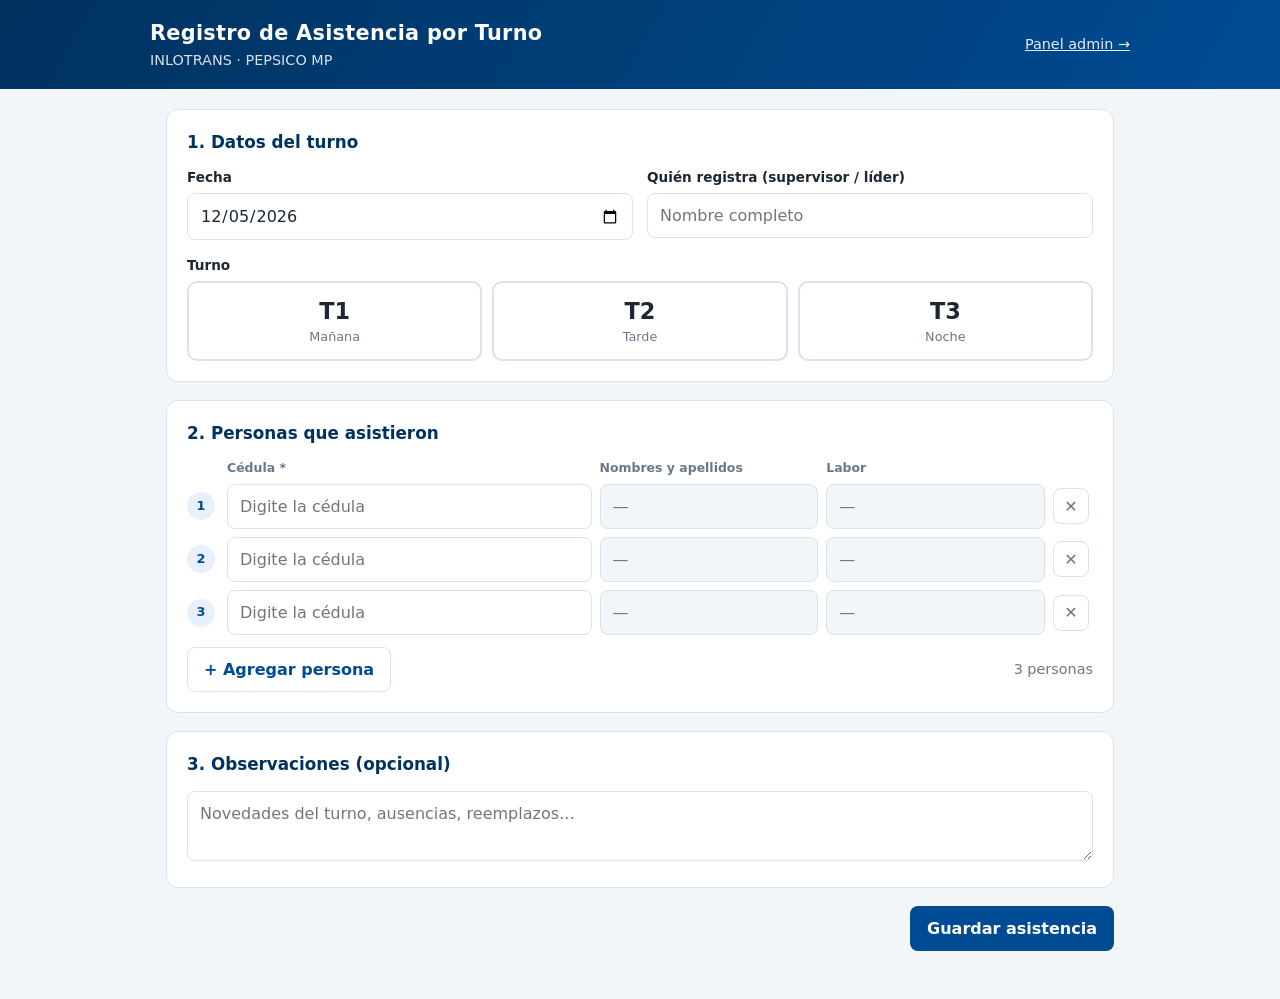
<file: index.html>
<!doctype html>
<html lang="es">
<head>
  <meta charset="utf-8" />
  <meta name="viewport" content="width=device-width, initial-scale=1" />
  <title>Registro de Asistencia · INLOTRANS PEPSICO MP</title>
  <link rel="stylesheet" href="styles.css" />
</head>
<body>
  <header class="top">
    <div class="wrap">
      <div>
        <h1>Registro de Asistencia por Turno</h1>
        <p>INLOTRANS · PEPSICO MP</p>
      </div>
      <a href="admin.html">Panel admin →</a>
    </div>
  </header>

  <main class="wrap">
    <div id="msg" class="alert hidden"></div>

    <form id="form" novalidate>
      <section class="card">
        <h2>1. Datos del turno</h2>
        <div class="grid">
          <div>
            <label for="fecha">Fecha</label>
            <input type="date" id="fecha" required />
          </div>
          <div>
            <label for="responsable">Quién registra (supervisor / líder)</label>
            <input type="text" id="responsable" placeholder="Nombre completo" required />
          </div>
        </div>

        <label style="margin-top:16px">Turno</label>
        <div class="turnos" role="radiogroup">
          <input type="radio" name="turno" id="t1" value="T1" required />
          <label for="t1"><b>T1</b><span>Mañana</span></label>
          <input type="radio" name="turno" id="t2" value="T2" />
          <label for="t2"><b>T2</b><span>Tarde</span></label>
          <input type="radio" name="turno" id="t3" value="T3" />
          <label for="t3"><b>T3</b><span>Noche</span></label>
        </div>
      </section>

      <section class="card">
        <h2>2. Personas que asistieron</h2>
        <div class="persona persona-head">
          <span></span><span>Cédula *</span><span>Nombres y apellidos</span><span>Labor</span><span></span>
        </div>
        <div id="personas"></div>
        <div class="actions" style="margin-top:12px">
          <button type="button" class="btn-light" id="agregar">+ Agregar persona</button>
          <span class="contador" id="contador">0 personas</span>
        </div>
      </section>

      <section class="card">
        <h2>3. Observaciones (opcional)</h2>
        <textarea id="observaciones" placeholder="Novedades del turno, ausencias, reemplazos…"></textarea>
      </section>

      <div class="actions">
        <span></span>
        <button type="submit" class="btn-primary" id="enviar">Guardar asistencia</button>
      </div>
    </form>
  </main>

  <template id="tplPersona">
    <div class="persona">
      <span class="num"></span>
      <input type="text" class="doc" placeholder="Digite la cédula" inputmode="numeric" list="cedulas" autocomplete="off" />
      <input type="text" class="nombre" placeholder="—" readonly tabindex="-1" />
      <input type="text" class="cargo" placeholder="—" readonly tabindex="-1" />
      <button type="button" class="btn-icon quitar" title="Quitar">✕</button>
    </div>
  </template>
  <datalist id="cedulas"></datalist>

  <script src="config.js"></script>
  <script src="personal.js"></script>
  <script src="storage.js"></script>
  <script>
    const $ = (s) => document.querySelector(s);
    const lista = $("#personas");
    const tpl = $("#tplPersona");

    function hoy() {
      const d = new Date();
      d.setMinutes(d.getMinutes() - d.getTimezoneOffset());
      return d.toISOString().slice(0, 10);
    }

    function renumerar() {
      const filas = lista.querySelectorAll(".persona");
      filas.forEach((f, i) => (f.querySelector(".num").textContent = i + 1));
      $("#contador").textContent = filas.length + (filas.length === 1 ? " persona" : " personas");
    }

    function agregarPersona(focus) {
      const fila = tpl.content.firstElementChild.cloneNode(true);
      fila.querySelector(".quitar").onclick = () => {
        if (lista.children.length > 1) fila.remove();
        else fila.querySelectorAll("input").forEach((i) => (i.value = ""));
        renumerar();
      };
      const doc = fila.querySelector(".doc");
      const completar = () => {
        const p = buscarPersona(doc.value);
        const vacio = !doc.value.trim();
        fila.querySelector(".nombre").value = p ? p.nombre : vacio ? "" : "No está en la lista del personal";
        fila.querySelector(".cargo").value = p ? p.cargo : "";
        fila.classList.toggle("ok", !!p);
        fila.classList.toggle("noexiste", !p && !vacio);
        return p;
      };
      doc.addEventListener("input", completar);
      // Enter en la cédula pasa a una nueva fila
      doc.addEventListener("keydown", (e) => {
        if (e.key !== "Enter") return;
        e.preventDefault();
        if (!completar()) return;
        const sig = fila.nextElementSibling;
        if (sig) sig.querySelector(".doc").focus();
        else agregarPersona(true);
      });
      lista.appendChild(fila);
      renumerar();
      if (focus) doc.focus();
    }

    function mostrar(tipo, texto) {
      const m = $("#msg");
      m.className = "alert " + tipo;
      m.textContent = texto;
      m.scrollIntoView({ behavior: "smooth", block: "center" });
    }

    function reiniciar() {
      lista.innerHTML = "";
      for (let i = 0; i < 3; i++) agregarPersona(false);
      $("#observaciones").value = "";
      document.querySelectorAll('input[name="turno"]').forEach((r) => (r.checked = false));
    }

    $("#agregar").onclick = () => agregarPersona(true);

    $("#form").addEventListener("submit", async (e) => {
      e.preventDefault();
      const fecha = $("#fecha").value;
      const responsable = $("#responsable").value.trim();
      const turnoEl = document.querySelector('input[name="turno"]:checked');

      if (!fecha) return mostrar("err", "Selecciona la fecha.");
      if (!responsable) return mostrar("err", "Escribe quién registra.");
      if (!turnoEl) return mostrar("err", "Selecciona el turno (T1, T2 o T3).");

      const personas = [];
      const vistos = new Set();
      for (const f of lista.querySelectorAll(".persona")) {
        const valor = f.querySelector(".doc").value.trim();
        if (!valor) continue; // fila vacía
        const p = buscarPersona(valor);
        if (!p)
          return mostrar("err", "La cédula " + valor + " (fila " + f.querySelector(".num").textContent + ") no está en la lista del personal.");
        if (vistos.has(p.documento))
          return mostrar("err", p.nombre + " está repetido(a).");
        vistos.add(p.documento);
        personas.push(p);
      }
      if (!personas.length) return mostrar("err", "Agrega al menos una persona.");

      const registro = {
        id: Date.now().toString(36) + Math.random().toString(36).slice(2, 7),
        fecha,
        turno: turnoEl.value,
        responsable,
        observaciones: $("#observaciones").value.trim(),
        personas,
        creado: new Date().toISOString(),
      };

      const btn = $("#enviar");
      btn.disabled = true;
      btn.textContent = "Guardando…";
      try {
        await Store.save(registro);
        localStorage.setItem("inlotrans_responsable", responsable);
        mostrar("ok", `✔ Asistencia guardada: ${personas.length} persona(s) en ${registro.turno} del ${fecha}.`);
        reiniciar();
      } catch (err) {
        mostrar("err", "No se pudo guardar: " + err.message + ". Revisa tu conexión e intenta de nuevo.");
      } finally {
        btn.disabled = false;
        btn.textContent = "Guardar asistencia";
      }
    });

    // Inicio
    $("#cedulas").innerHTML = PERSONAL.map((p) => `<option value="${p[0]}">${p[1]} · ${p[2]}</option>`).join("");
    $("#fecha").value = hoy();
    $("#responsable").value = localStorage.getItem("inlotrans_responsable") || "";
    reiniciar();
  </script>
</body>
</html>
</file>
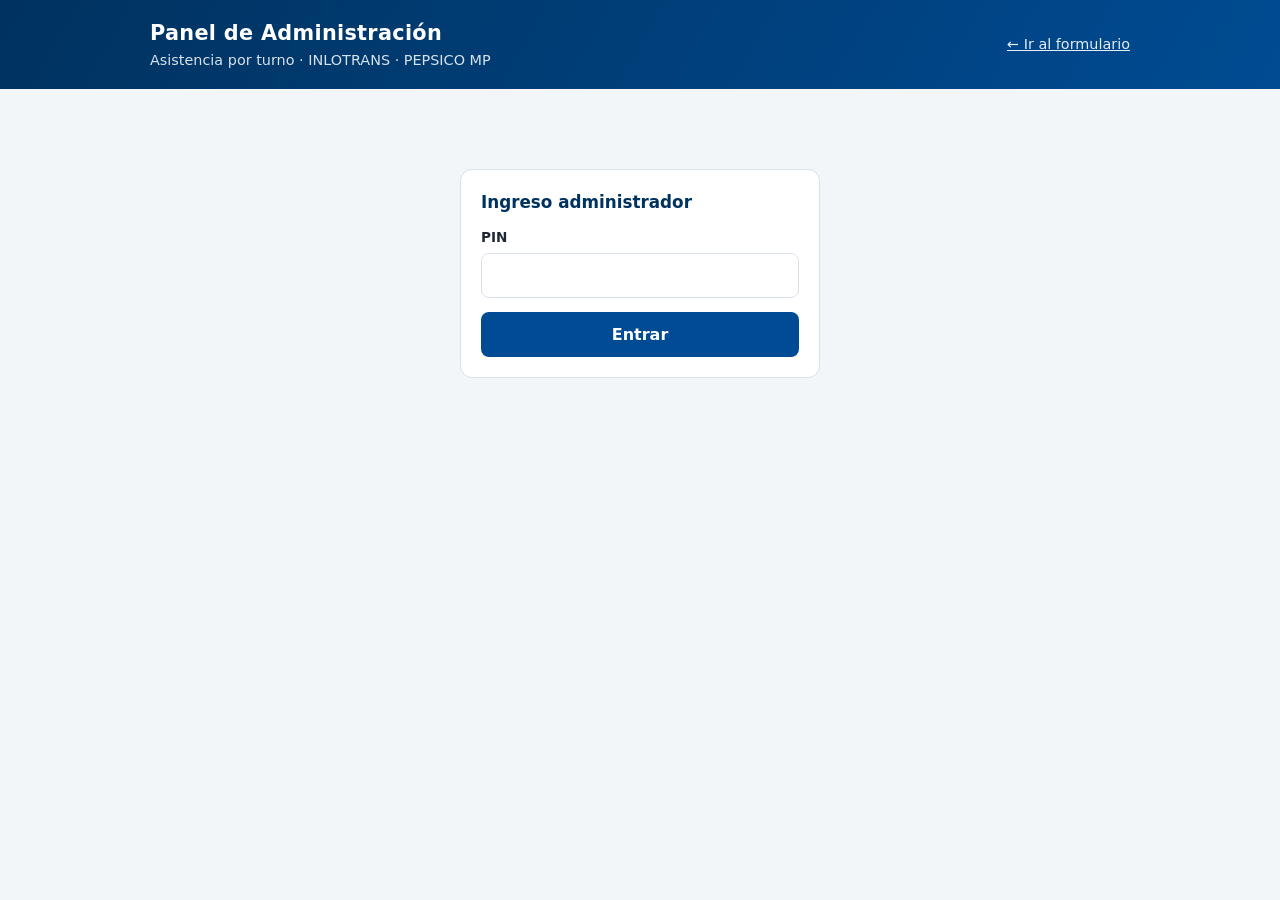
<file: admin.html>
<!doctype html>
<html lang="es">
<head>
  <meta charset="utf-8" />
  <meta name="viewport" content="width=device-width, initial-scale=1" />
  <title>Panel Admin · Asistencia INLOTRANS PEPSICO MP</title>
  <link rel="stylesheet" href="styles.css" />
</head>
<body>
  <header class="top">
    <div class="wrap">
      <div>
        <h1>Panel de Administración</h1>
        <p>Asistencia por turno · INLOTRANS · PEPSICO MP</p>
      </div>
      <a href="index.html">← Ir al formulario</a>
    </div>
  </header>

  <!-- Login -->
  <main class="wrap" id="vistaLogin">
    <form class="card login" id="loginForm">
      <h2>Ingreso administrador</h2>
      <label for="pin">PIN</label>
      <input type="password" id="pin" autocomplete="current-password" required />
      <div id="loginErr" class="alert err hidden" style="margin:12px 0 0">PIN incorrecto.</div>
      <button class="btn-primary" style="width:100%;margin-top:14px">Entrar</button>
    </form>
  </main>

  <!-- Panel -->
  <main class="wrap hidden" id="vistaPanel">
    <div id="msg" class="alert hidden"></div>

    <div class="stats">
      <div class="stat"><small>Personas (filtro)</small><div id="sTotal">0</div></div>
      <div class="stat t1"><small>Turno T1</small><div id="sT1">0</div></div>
      <div class="stat t2"><small>Turno T2</small><div id="sT2">0</div></div>
      <div class="stat t3"><small>Turno T3</small><div id="sT3">0</div></div>
    </div>

    <section class="card">
      <div class="filtros">
        <div><label for="fDesde">Desde</label><input type="date" id="fDesde" /></div>
        <div><label for="fHasta">Hasta</label><input type="date" id="fHasta" /></div>
        <div>
          <label for="fTurno">Turno</label>
          <select id="fTurno">
            <option value="">Todos</option>
            <option value="T1">T1 · Mañana</option>
            <option value="T2">T2 · Tarde</option>
            <option value="T3">T3 · Noche</option>
          </select>
        </div>
        <div><label for="fBuscar">Buscar</label><input type="search" id="fBuscar" placeholder="Nombre, cédula, labor…" /></div>
      </div>
      <div class="actions" style="margin-top:14px">
        <div style="display:flex;gap:8px;flex-wrap:wrap">
          <button class="btn-light" id="bHoy">Hoy</button>
          <button class="btn-light" id="bSemana">Últimos 7 días</button>
          <button class="btn-light" id="bTodo">Todo</button>
        </div>
        <div style="display:flex;gap:8px;flex-wrap:wrap">
          <button class="btn-light" id="bRefrescar">↻ Actualizar</button>
          <button class="btn-primary" id="bExportar">Descargar Excel (CSV)</button>
        </div>
      </div>
    </section>

    <section class="card">
      <h2>Copia de seguridad</h2>
      <p class="contador" style="margin:0 0 12px">
        Los registros se guardan en este aplicativo, en este equipo. Descarga una copia de seguridad con frecuencia,
        y úsala para pasar los registros a otro equipo.
      </p>
      <div style="display:flex;gap:8px;flex-wrap:wrap">
        <button class="btn-light" id="bBackup">⬇ Descargar copia de seguridad</button>
        <button class="btn-light" id="bRestaurar">⬆ Cargar copia de seguridad</button>
        <input type="file" id="fileRestaurar" accept=".json,application/json" class="hidden" />
      </div>
    </section>

    <section class="card">
      <h2 id="tituloTabla">Personas registradas</h2>
      <div class="tabla-wrap">
        <table>
          <thead>
            <tr>
              <th>Fecha</th><th>Turno</th><th>Nombre</th><th>Cédula</th><th>Labor</th>
              <th>Registró</th><th>Observaciones</th><th></th>
            </tr>
          </thead>
          <tbody id="tbody"></tbody>
        </table>
      </div>
      <div id="vacio" class="vacio hidden">No hay registros con estos filtros.</div>
    </section>
  </main>

  <script src="config.js"></script>
  <script src="storage.js"></script>
  <script>
    const $ = (s) => document.querySelector(s);
    let registros = [];
    let filasActuales = [];

    const esc = (s) => String(s ?? "").replace(/[&<>"']/g, (c) => ({ "&": "&amp;", "<": "&lt;", ">": "&gt;", '"': "&quot;", "'": "&#39;" }[c]));

    function fechaLocal(offsetDias = 0) {
      const d = new Date();
      d.setDate(d.getDate() + offsetDias);
      d.setMinutes(d.getMinutes() - d.getTimezoneOffset());
      return d.toISOString().slice(0, 10);
    }

    function mostrar(tipo, texto) {
      const m = $("#msg");
      m.className = "alert " + tipo;
      m.textContent = texto;
    }

    // ---- Login ----
    function entrar() {
      $("#vistaLogin").classList.add("hidden");
      $("#vistaPanel").classList.remove("hidden");
      $("#fDesde").value = fechaLocal(0);
      $("#fHasta").value = fechaLocal(0);
      cargar();
    }
    $("#loginForm").addEventListener("submit", (e) => {
      e.preventDefault();
      if ($("#pin").value === String(CONFIG.ADMIN_PIN)) {
        sessionStorage.setItem("inlotrans_admin", "1");
        entrar();
      } else {
        $("#loginErr").classList.remove("hidden");
      }
    });
    if (sessionStorage.getItem("inlotrans_admin") === "1") entrar();

    // ---- Datos ----
    async function cargar() {
      $("#bRefrescar").disabled = true;
      $("#bRefrescar").textContent = "Cargando…";
      try {
        registros = await Store.list();
        $("#msg").classList.add("hidden");
      } catch (err) {
        mostrar("err", "No se pudieron cargar los datos: " + err.message);
      } finally {
        $("#bRefrescar").disabled = false;
        $("#bRefrescar").textContent = "↻ Actualizar";
      }
      render();
    }

    function filtrar() {
      const desde = $("#fDesde").value;
      const hasta = $("#fHasta").value;
      const turno = $("#fTurno").value;
      const q = $("#fBuscar").value.trim().toLowerCase();
      const filas = [];
      for (const r of registros) {
        if (desde && r.fecha < desde) continue;
        if (hasta && r.fecha > hasta) continue;
        if (turno && r.turno !== turno) continue;
        for (const p of r.personas) {
          const texto = [p.nombre, p.documento, p.cargo, r.responsable].join(" ").toLowerCase();
          if (q && !texto.includes(q)) continue;
          filas.push({ ...p, fecha: r.fecha, turno: r.turno, responsable: r.responsable, observaciones: r.observaciones, id: r.id });
        }
      }
      const orden = { T1: 1, T2: 2, T3: 3 };
      filas.sort((a, b) => b.fecha.localeCompare(a.fecha) || orden[a.turno] - orden[b.turno] || a.nombre.localeCompare(b.nombre));
      return filas;
    }

    function render() {
      const filas = filtrar();
      filasActuales = filas;
      const cuenta = { T1: 0, T2: 0, T3: 0 };
      filas.forEach((f) => cuenta[f.turno] !== undefined && cuenta[f.turno]++);
      $("#sTotal").textContent = filas.length;
      $("#sT1").textContent = cuenta.T1;
      $("#sT2").textContent = cuenta.T2;
      $("#sT3").textContent = cuenta.T3;

      const vistosId = new Set();
      $("#tbody").innerHTML = filas.map((f) => {
        // El botón eliminar aparece una vez por registro (en su primera fila)
        const primera = !vistosId.has(f.id);
        vistosId.add(f.id);
        return `<tr>
          <td>${esc(f.fecha)}</td>
          <td><span class="badge ${esc(f.turno)}">${esc(f.turno)}</span></td>
          <td>${esc(f.nombre)}</td>
          <td>${esc(f.documento)}</td>
          <td>${esc(f.cargo)}</td>
          <td>${esc(f.responsable)}</td>
          <td>${esc(f.observaciones)}</td>
          <td>${primera ? `<button class="btn-danger" data-id="${esc(f.id)}" title="Eliminar todo este registro">Eliminar</button>` : ""}</td>
        </tr>`;
      }).join("");
      $("#vacio").classList.toggle("hidden", filas.length > 0);
    }

    $("#tbody").addEventListener("click", async (e) => {
      const btn = e.target.closest("button[data-id]");
      if (!btn) return;
      const reg = registros.find((r) => r.id === btn.dataset.id);
      if (!reg) return;
      if (!confirm(`¿Eliminar el registro de ${reg.turno} del ${reg.fecha} hecho por ${reg.responsable}? (${reg.personas.length} persona(s))`)) return;
      btn.disabled = true;
      try {
        await Store.remove(reg.id);
        await cargar();
        mostrar("ok", "Registro eliminado.");
      } catch (err) {
        mostrar("err", "No se pudo eliminar: " + err.message);
        btn.disabled = false;
      }
    });

    ["#fDesde", "#fHasta", "#fTurno"].forEach((s) => $(s).addEventListener("change", render));
    $("#fBuscar").addEventListener("input", render);
    $("#bRefrescar").onclick = cargar;
    $("#bHoy").onclick = () => { $("#fDesde").value = $("#fHasta").value = fechaLocal(0); render(); };
    $("#bSemana").onclick = () => { $("#fDesde").value = fechaLocal(-6); $("#fHasta").value = fechaLocal(0); render(); };
    $("#bTodo").onclick = () => { $("#fDesde").value = $("#fHasta").value = ""; render(); };

    $("#bBackup").onclick = async () => {
      const data = await Store.list();
      const blob = new Blob([JSON.stringify({ app: "inlotrans-asistencia", generado: new Date().toISOString(), registros: data }, null, 1)], { type: "application/json" });
      const a = document.createElement("a");
      a.href = URL.createObjectURL(blob);
      a.download = `respaldo_asistencia_inlotrans_${fechaLocal(0)}.json`;
      a.click();
      URL.revokeObjectURL(a.href);
    };
    $("#bRestaurar").onclick = () => $("#fileRestaurar").click();
    $("#fileRestaurar").onchange = async (e) => {
      const file = e.target.files[0];
      e.target.value = "";
      if (!file) return;
      try {
        const json = JSON.parse(await file.text());
        const lista = Array.isArray(json) ? json : json.registros;
        if (!Array.isArray(lista)) throw new Error("archivo no válido");
        const nuevos = await Store.importar(lista);
        await cargar();
        mostrar("ok", `Copia cargada: ${nuevos} registro(s) nuevo(s) agregado(s).`);
      } catch (err) {
        mostrar("err", "No se pudo cargar la copia: " + err.message);
      }
    };

    $("#bExportar").onclick = () => {
      const cab = ["Fecha", "Turno", "Nombre", "Cedula", "Labor", "Registro", "Observaciones"];
      const csvEsc = (v) => `"${String(v ?? "").replace(/"/g, '""')}"`;
      const lineas = [cab.join(";")].concat(
        filasActuales.map((f) => [f.fecha, f.turno, f.nombre, f.documento, f.cargo, f.responsable, f.observaciones].map(csvEsc).join(";"))
      );
      const blob = new Blob(["﻿" + lineas.join("\r\n")], { type: "text/csv;charset=utf-8" });
      const a = document.createElement("a");
      a.href = URL.createObjectURL(blob);
      a.download = `asistencia_inlotrans_${$("#fDesde").value || "inicio"}_${$("#fHasta").value || "hoy"}.csv`;
      a.click();
      URL.revokeObjectURL(a.href);
    };
  </script>
</body>
</html>
</file>
<file: styles.css>
:root {
  --azul: #004b93;
  --azul-osc: #00325f;
  --azul-claro: #e8f1fb;
  --rojo: #d6202f;
  --verde: #1b8a4b;
  --texto: #1d2733;
  --gris: #6b7785;
  --borde: #d9e1ea;
  --fondo: #f3f6f9;
  --blanco: #ffffff;
  --t1: #f2a900;
  --t2: #0a7cd1;
  --t3: #4b3c9e;
}

* { box-sizing: border-box; }

body {
  margin: 0;
  font-family: "Segoe UI", system-ui, -apple-system, Roboto, Arial, sans-serif;
  background: var(--fondo);
  color: var(--texto);
  line-height: 1.45;
}

header.top {
  background: linear-gradient(120deg, var(--azul-osc), var(--azul));
  color: var(--blanco);
  padding: 18px 16px;
}
header.top .wrap { display: flex; align-items: center; justify-content: space-between; gap: 12px; flex-wrap: wrap; }
header.top h1 { margin: 0; font-size: 1.3rem; letter-spacing: .3px; }
header.top p { margin: 2px 0 0; opacity: .85; font-size: .9rem; }
header.top a { color: var(--blanco); font-size: .9rem; opacity: .9; }

.wrap { max-width: 980px; margin: 0 auto; }
main.wrap { padding: 20px 16px 48px; }

.card {
  background: var(--blanco);
  border: 1px solid var(--borde);
  border-radius: 12px;
  padding: 20px;
  margin-bottom: 18px;
}
.card h2 { margin: 0 0 14px; font-size: 1.05rem; color: var(--azul-osc); }

.grid { display: grid; gap: 14px; grid-template-columns: repeat(auto-fit, minmax(200px, 1fr)); }

label { display: block; font-size: .85rem; font-weight: 600; margin-bottom: 5px; }
input, select, textarea {
  width: 100%;
  padding: 10px 12px;
  border: 1px solid var(--borde);
  border-radius: 8px;
  font: inherit;
  background: var(--blanco);
  color: var(--texto);
}
input:focus, select:focus, textarea:focus { outline: 2px solid var(--azul); outline-offset: 0; border-color: var(--azul); }
textarea { min-height: 70px; resize: vertical; }

/* Selector de turno */
.turnos { display: grid; grid-template-columns: repeat(3, 1fr); gap: 10px; }
.turnos input { position: absolute; opacity: 0; width: 1px; height: 1px; }
.turnos label {
  margin: 0;
  border: 2px solid var(--borde);
  border-radius: 10px;
  padding: 12px 8px;
  text-align: center;
  cursor: pointer;
  font-weight: 600;
  transition: all .15s;
}
.turnos label b { display: block; font-size: 1.4rem; }
.turnos label span { font-size: .8rem; color: var(--gris); font-weight: 500; }
.turnos input:checked + label { border-color: var(--azul); background: var(--azul-claro); }
.turnos input:focus-visible + label { outline: 2px solid var(--azul); }

/* Lista de personas */
.persona {
  display: grid;
  grid-template-columns: 32px 2fr 1.2fr 1.2fr 40px;
  gap: 8px;
  align-items: center;
  margin-bottom: 8px;
}
.persona .num {
  width: 28px; height: 28px; border-radius: 50%;
  background: var(--azul-claro); color: var(--azul);
  display: grid; place-items: center; font-size: .8rem; font-weight: 700;
}
.persona input[readonly] { background: var(--fondo); color: var(--texto); }
.persona.ok input[readonly] { background: #e7f6ee; border-color: #bfe5cf; font-weight: 600; }
.persona.noexiste .nombre { background: #fdeef0; border-color: #f1c4c8; color: var(--rojo); }
.persona-head { font-size: .78rem; color: var(--gris); font-weight: 600; margin-bottom: 6px; }

button {
  font: inherit;
  cursor: pointer;
  border-radius: 8px;
  border: 1px solid transparent;
  padding: 10px 16px;
  font-weight: 600;
}
.btn-primary { background: var(--azul); color: var(--blanco); }
.btn-primary:hover { background: var(--azul-osc); }
.btn-primary:disabled { opacity: .6; cursor: wait; }
.btn-light { background: var(--blanco); border-color: var(--borde); color: var(--azul); }
.btn-light:hover { background: var(--azul-claro); }
.btn-icon {
  width: 36px; height: 36px; padding: 0;
  background: transparent; color: var(--gris); border-color: var(--borde);
}
.btn-icon:hover { color: var(--rojo); border-color: var(--rojo); }
.btn-danger { background: transparent; color: var(--rojo); border-color: #f1c4c8; padding: 6px 10px; font-size: .85rem; }
.btn-danger:hover { background: #fdeef0; }

.actions { display: flex; gap: 10px; justify-content: space-between; flex-wrap: wrap; align-items: center; }
.contador { color: var(--gris); font-size: .9rem; }

.alert { border-radius: 10px; padding: 12px 14px; margin-bottom: 16px; font-size: .92rem; }
.alert.ok { background: #e7f6ee; color: var(--verde); border: 1px solid #bfe5cf; }
.alert.err { background: #fdeef0; color: var(--rojo); border: 1px solid #f1c4c8; }
.alert.info { background: #fff8e6; color: #8a6200; border: 1px solid #f4dfa6; }
.hidden { display: none !important; }

/* Admin */
.stats { display: grid; grid-template-columns: repeat(4, 1fr); gap: 12px; margin-bottom: 18px; }
.stat { background: var(--blanco); border: 1px solid var(--borde); border-radius: 12px; padding: 14px 16px; border-top: 4px solid var(--azul); }
.stat.t1 { border-top-color: var(--t1); }
.stat.t2 { border-top-color: var(--t2); }
.stat.t3 { border-top-color: var(--t3); }
.stat small { color: var(--gris); font-weight: 600; font-size: .78rem; text-transform: uppercase; letter-spacing: .4px; }
.stat div { font-size: 1.8rem; font-weight: 700; }

.filtros { display: grid; gap: 12px; grid-template-columns: repeat(auto-fit, minmax(160px, 1fr)); align-items: end; }

.tabla-wrap { overflow-x: auto; }
table { width: 100%; border-collapse: collapse; font-size: .9rem; }
th, td { text-align: left; padding: 10px 8px; border-bottom: 1px solid var(--borde); vertical-align: top; }
th { font-size: .78rem; color: var(--gris); text-transform: uppercase; letter-spacing: .4px; background: var(--fondo); position: sticky; top: 0; }
tr:hover td { background: #fafcfe; }

.badge { display: inline-block; padding: 2px 9px; border-radius: 999px; font-size: .78rem; font-weight: 700; color: var(--blanco); }
.badge.T1 { background: var(--t1); color: #3a2800; }
.badge.T2 { background: var(--t2); }
.badge.T3 { background: var(--t3); }

.login { max-width: 360px; margin: 60px auto; }
.vacio { text-align: center; color: var(--gris); padding: 30px 0; }

@media (max-width: 640px) {
  .stats { grid-template-columns: repeat(2, 1fr); }
  .persona { grid-template-columns: 28px 1fr 40px; }
  .persona .nombre, .persona .cargo { grid-column: 2 / 3; }
  .persona-head { display: none; }
  .persona { padding-bottom: 10px; border-bottom: 1px dashed var(--borde); }
  .turnos label b { font-size: 1.15rem; }
}
</file>
